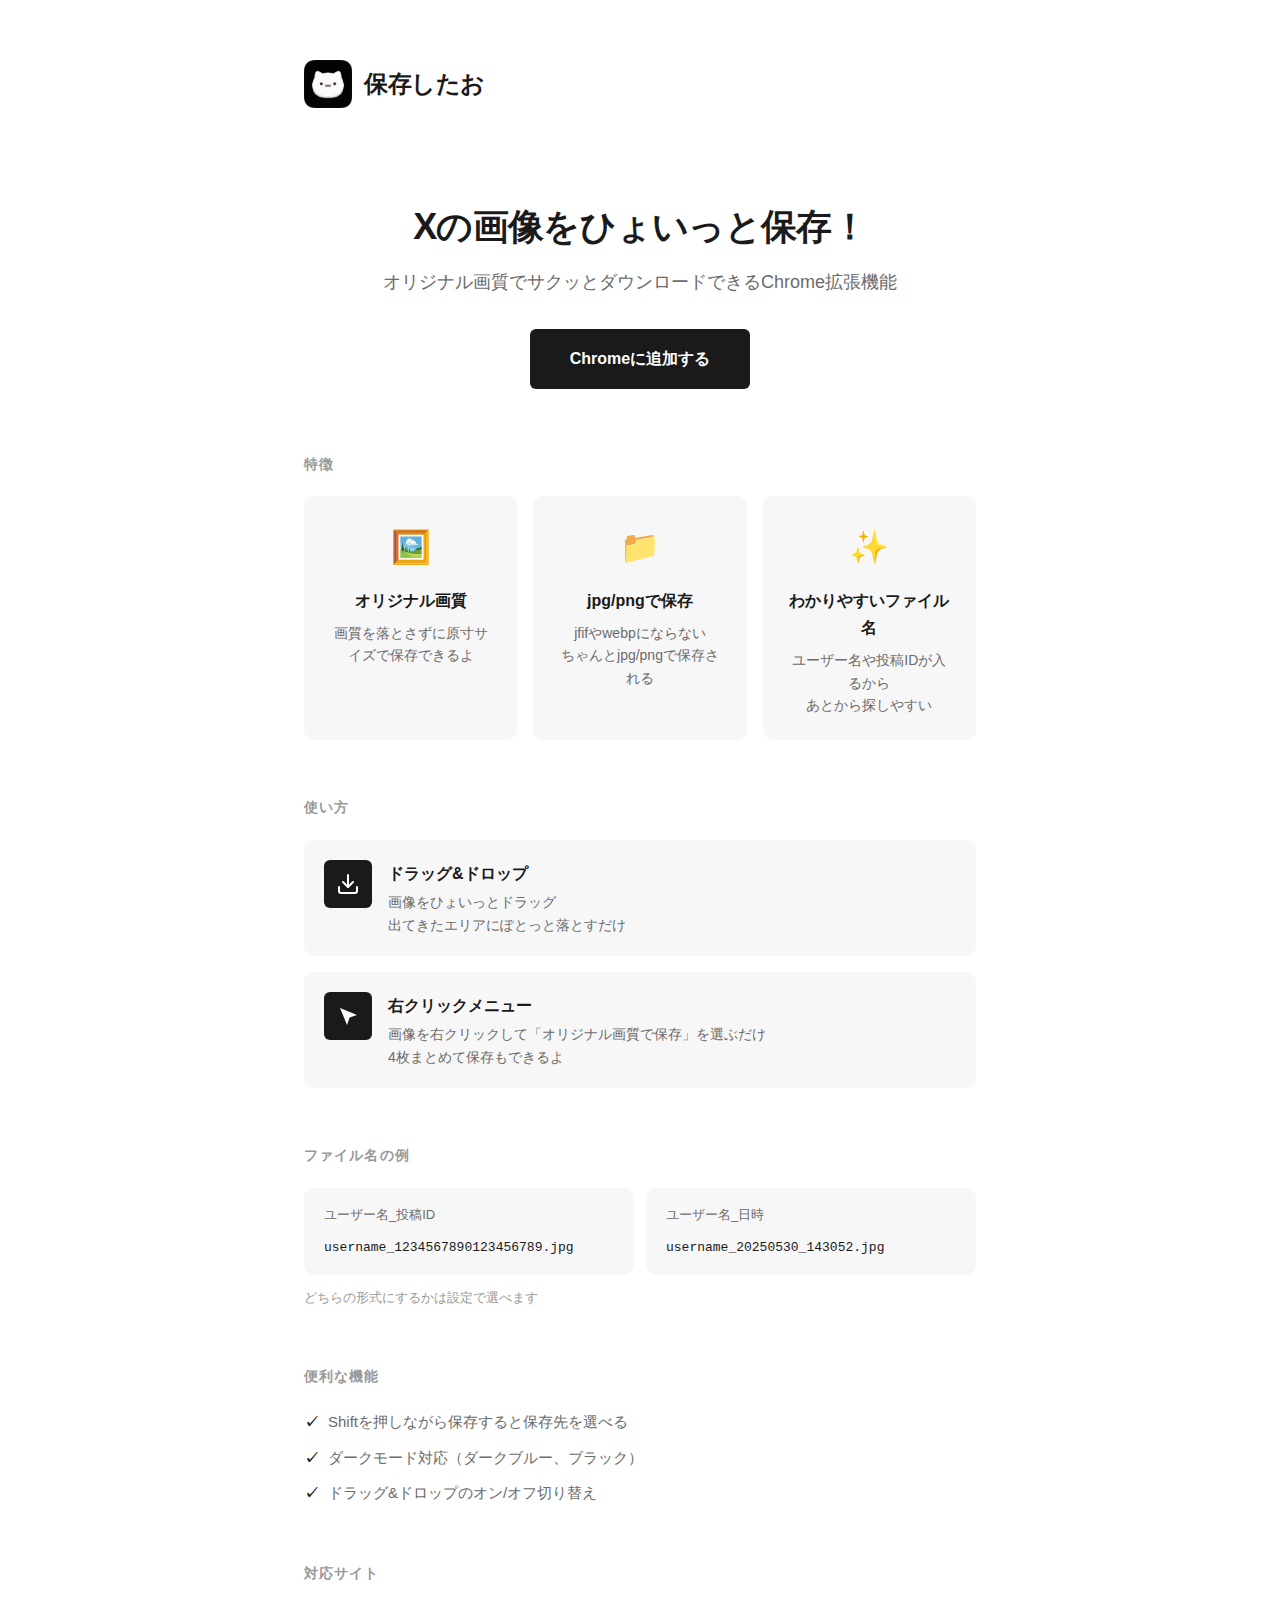
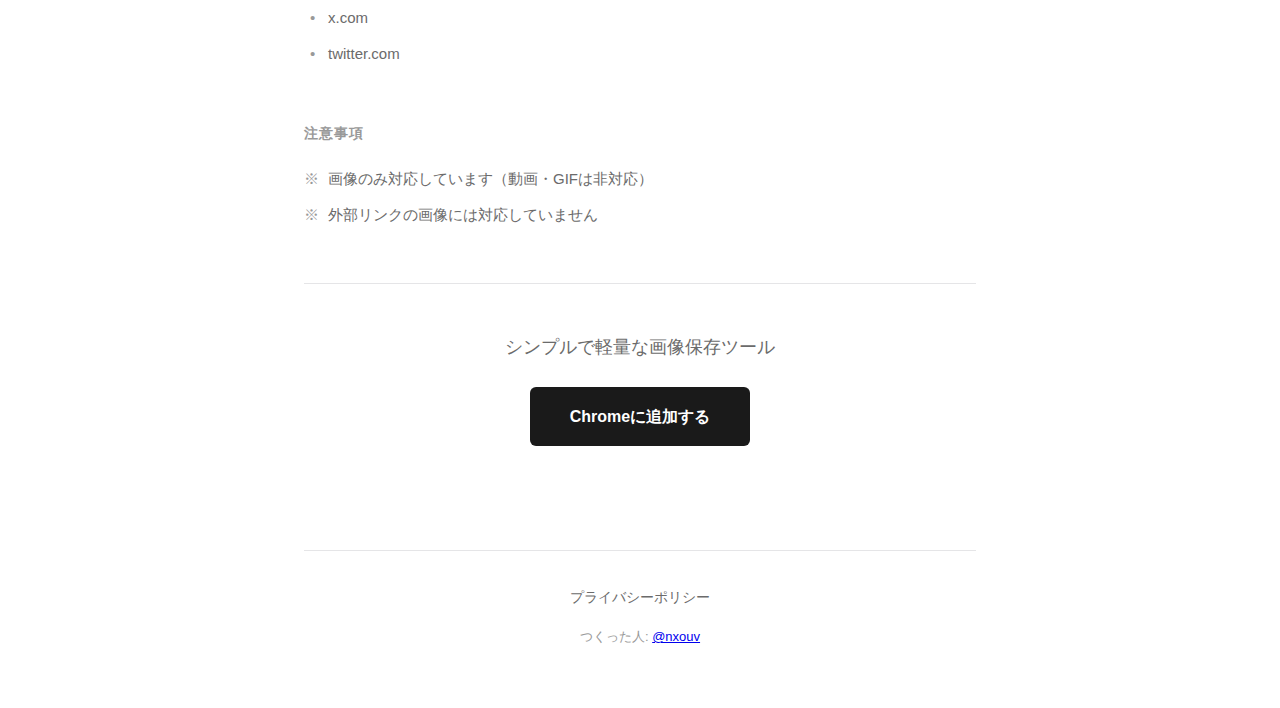
<file: index.html>
<!DOCTYPE html>
<html lang="ja">
<head>
  <meta charset="UTF-8">
  <meta name="viewport" content="width=device-width, initial-scale=1.0">
  <title>保存したお - Xの画像を高画質でサクッと保存</title>
  <meta name="description" content="X（Twitter）の画像をオリジナル画質でダウンロードできるChrome拡張機能。jpg/pngで保存、ドラッグ&ドロップ対応。">
  <meta name="keywords" content="X, Twitter, 画像, 保存, ダウンロード, オリジナル画質, jpg, png, Chrome拡張機能">
  <meta property="og:title" content="保存したお - Xの画像を高画質でサクッと保存">
  <meta property="og:description" content="X（Twitter）の画像をオリジナル画質でダウンロードできるChrome拡張機能">
  <meta property="og:type" content="website">
  <meta property="og:url" content="https://nxouv.github.io/hozonshitao/">
  <link rel="canonical" href="https://nxouv.github.io/hozonshitao/">
  <link rel="stylesheet" href="style.css">
</head>
<body>
  <div class="container">
    <header class="header">
      <img src="icon.png" alt="保存したお" class="header-icon">
      <h1 class="header-title">保存したお</h1>
    </header>

    <section class="hero">
      <p class="tagline">Xの画像をひょいっと保存！</p>
      <p class="subtitle">オリジナル画質でサクッとダウンロードできるChrome拡張機能</p>
      <a href="#" class="button" id="install-button">Chromeに追加する</a>
    </section>

    <section class="section">
      <h2 class="section-title">特徴</h2>
      <div class="features">
        <div class="feature-card">
          <div class="feature-icon">🖼️</div>
          <h3 class="feature-title">オリジナル画質</h3>
          <p class="feature-description">画質を落とさずに原寸サイズで保存できるよ</p>
        </div>
        <div class="feature-card">
          <div class="feature-icon">📁</div>
          <h3 class="feature-title">jpg/pngで保存</h3>
          <p class="feature-description">jfifやwebpにならない<br>ちゃんとjpg/pngで保存される</p>
        </div>
        <div class="feature-card">
          <div class="feature-icon">✨</div>
          <h3 class="feature-title">わかりやすいファイル名</h3>
          <p class="feature-description">ユーザー名や投稿IDが入るから<br>あとから探しやすい</p>
        </div>
      </div>
    </section>

    <section class="section">
      <h2 class="section-title">使い方</h2>
      <div class="usage-list">
        <div class="usage-item">
          <div class="usage-icon">
            <svg width="24" height="24" viewBox="0 0 24 24" fill="none" stroke="currentColor" stroke-width="2" stroke-linecap="round" stroke-linejoin="round">
              <path d="M21 15v4a2 2 0 0 1-2 2H5a2 2 0 0 1-2-2v-4"/>
              <polyline points="7 10 12 15 17 10"/>
              <line x1="12" y1="15" x2="12" y2="3"/>
            </svg>
          </div>
          <div class="usage-content">
            <h3 class="usage-title">ドラッグ&ドロップ</h3>
            <p class="usage-description">画像をひょいっとドラッグ<br>出てきたエリアにぽとっと落とすだけ</p>
          </div>
        </div>
        <div class="usage-item">
          <div class="usage-icon">
            <svg width="24" height="24" viewBox="0 0 24 24" fill="currentColor">
              <path d="M4 4l7.07 17 2.51-7.39L21 11.07 4 4z"/>
            </svg>
          </div>
          <div class="usage-content">
            <h3 class="usage-title">右クリックメニュー</h3>
            <p class="usage-description">画像を右クリックして「オリジナル画質で保存」を選ぶだけ<br>4枚まとめて保存もできるよ</p>
          </div>
        </div>
      </div>
    </section>

    <section class="section">
      <h2 class="section-title">ファイル名の例</h2>
      <div class="filename-examples">
        <div class="filename-card">
          <p class="filename-label">ユーザー名_投稿ID</p>
          <code class="filename-code">username_1234567890123456789.jpg</code>
        </div>
        <div class="filename-card">
          <p class="filename-label">ユーザー名_日時</p>
          <code class="filename-code">username_20250530_143052.jpg</code>
        </div>
      </div>
      <p class="filename-note">どちらの形式にするかは設定で選べます</p>
    </section>

    <section class="section">
      <h2 class="section-title">便利な機能</h2>
      <ul class="feature-list">
        <li>Shiftを押しながら保存すると保存先を選べる</li>
        <li>ダークモード対応（ダークブルー、ブラック）</li>
        <li>ドラッグ&ドロップのオン/オフ切り替え</li>
      </ul>
    </section>

    <section class="section">
      <h2 class="section-title">対応サイト</h2>
      <ul class="site-list">
        <li>x.com</li>
        <li>twitter.com</li>
      </ul>
    </section>

    <section class="section">
      <h2 class="section-title">注意事項</h2>
      <ul class="note-list">
        <li>画像のみ対応しています（動画・GIFは非対応）</li>
        <li>外部リンクの画像には対応していません</li>
      </ul>
    </section>

    <section class="section cta-section">
      <p class="cta-text">シンプルで軽量な画像保存ツール</p>
      <a href="#" class="button" id="install-button-bottom">Chromeに追加する</a>
    </section>

    <footer class="footer">
      <nav class="footer-nav">
        <a href="privacy/">プライバシーポリシー</a>
      </nav>
      <p class="footer-copyright">つくった人: <a href="https://x.com/nxouv" target="_blank" rel="noopener">@nxouv</a></p>
    </footer>
  </div>
</body>
</html>
</file>
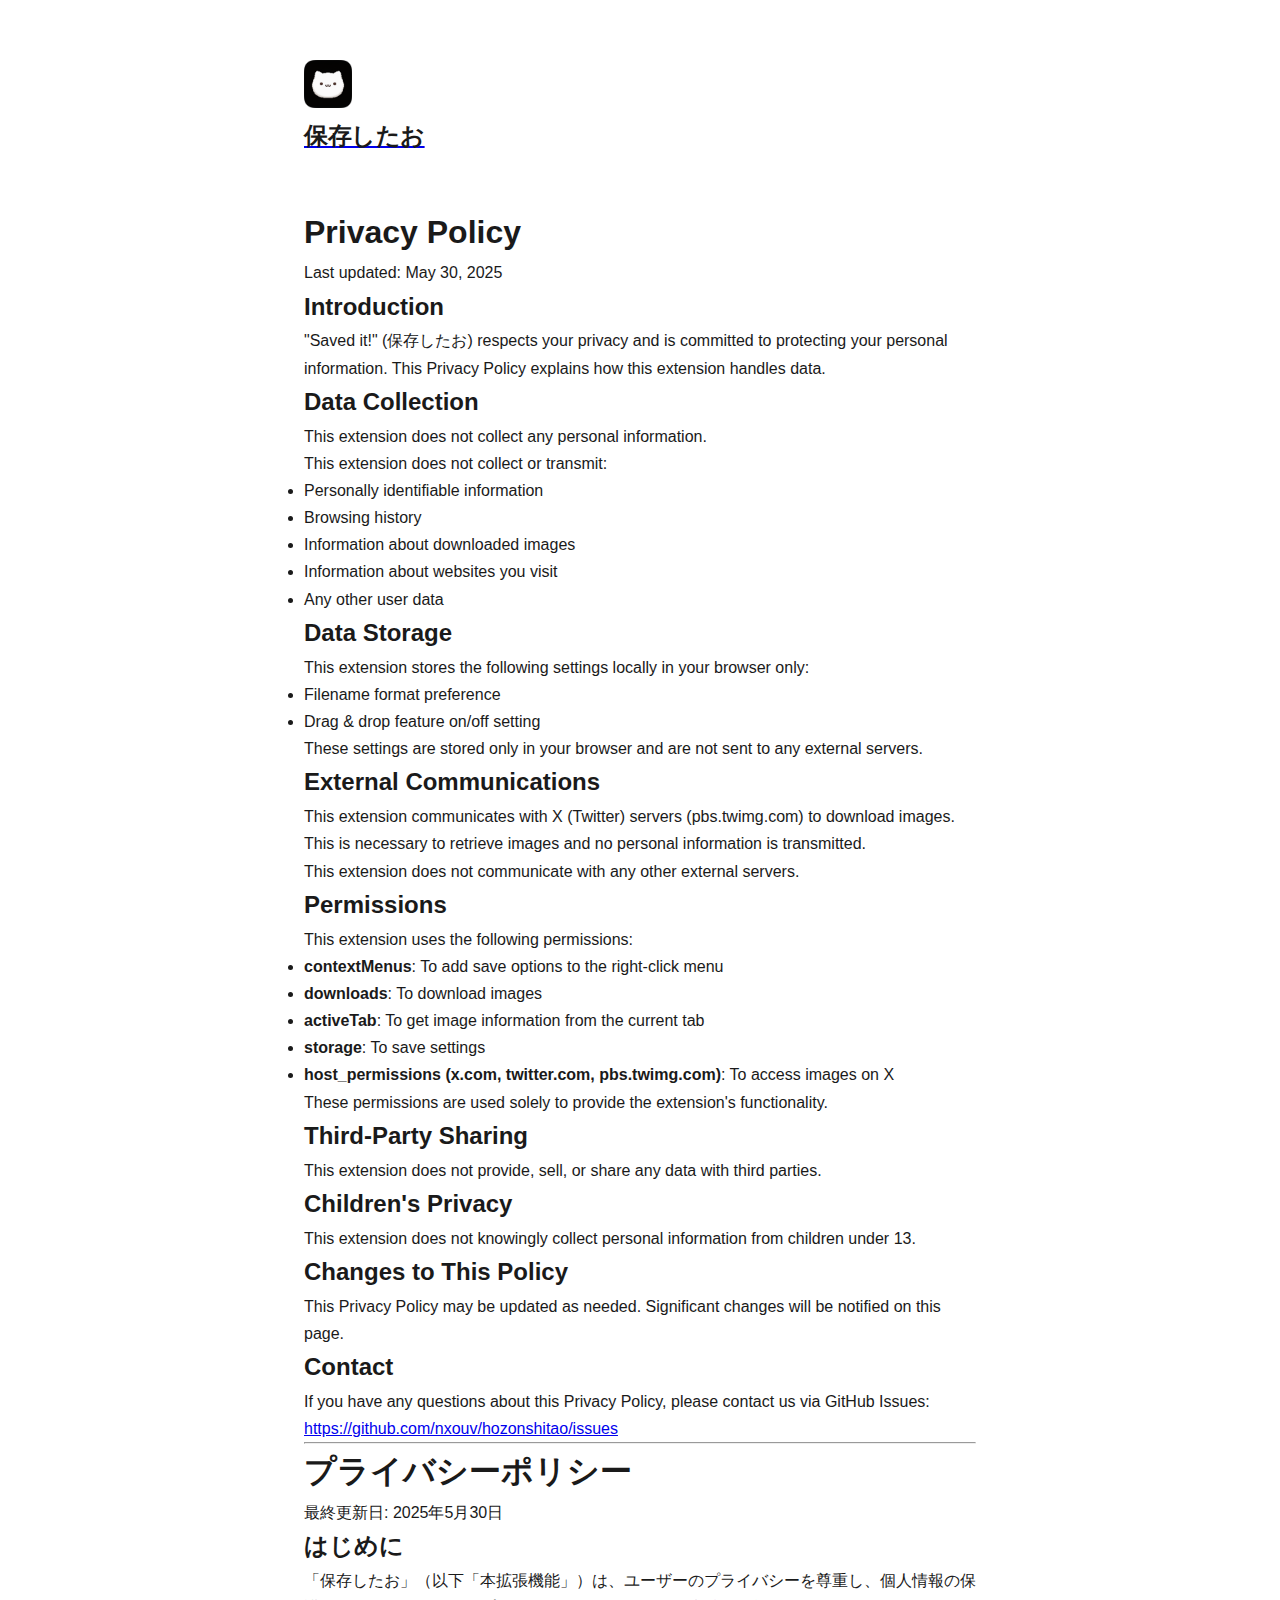
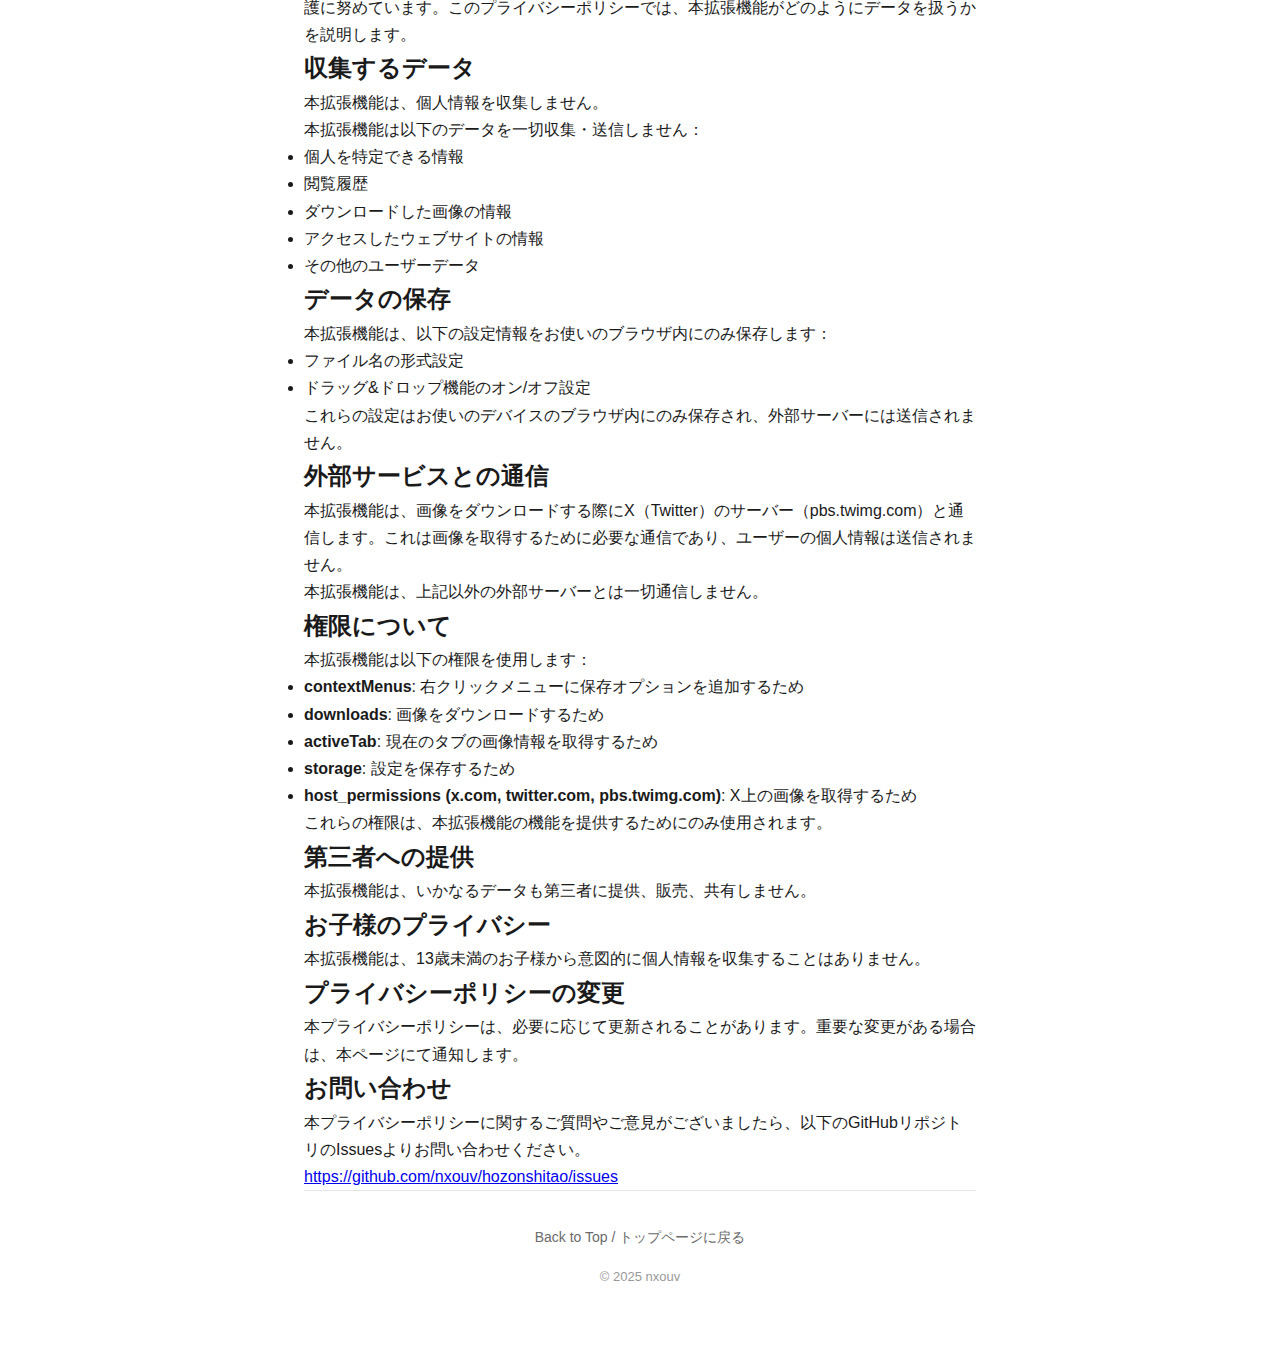
<file: privacy/index.html>
<!DOCTYPE html>
<html lang="en">
<head>
  <meta charset="UTF-8">
  <meta name="viewport" content="width=device-width, initial-scale=1.0">
  <title>Privacy Policy - 保存したお (Saved it!)</title>
  <meta name="description" content="Privacy Policy for Chrome extension 'Saved it!' (保存したお)">
  <meta name="robots" content="noindex">
  <link rel="canonical" href="https://nxouv.github.io/hozonshitao/privacy/">
  <link rel="stylesheet" href="../style.css">
</head>
<body>
  <div class="container privacy-container">
    <header class="header">
      <a href="../" class="header-link">
        <img src="../icon.png" alt="Saved it!" class="header-icon">
        <h1 class="header-title">保存したお</h1>
      </a>
    </header>

    <main class="privacy-content">

      <!-- English Version -->
      <article class="privacy-article" lang="en">
        <h1 class="page-title">Privacy Policy</h1>
        <p class="last-updated">Last updated: May 30, 2025</p>

        <section class="privacy-section">
          <h2>Introduction</h2>
          <p>"Saved it!" (保存したお) respects your privacy and is committed to protecting your personal information. This Privacy Policy explains how this extension handles data.</p>
        </section>

        <section class="privacy-section">
          <h2>Data Collection</h2>
          <p>This extension does not collect any personal information.</p>
          <p>This extension does not collect or transmit:</p>
          <ul>
            <li>Personally identifiable information</li>
            <li>Browsing history</li>
            <li>Information about downloaded images</li>
            <li>Information about websites you visit</li>
            <li>Any other user data</li>
          </ul>
        </section>

        <section class="privacy-section">
          <h2>Data Storage</h2>
          <p>This extension stores the following settings locally in your browser only:</p>
          <ul>
            <li>Filename format preference</li>
            <li>Drag & drop feature on/off setting</li>
          </ul>
          <p>These settings are stored only in your browser and are not sent to any external servers.</p>
        </section>

        <section class="privacy-section">
          <h2>External Communications</h2>
          <p>This extension communicates with X (Twitter) servers (pbs.twimg.com) to download images. This is necessary to retrieve images and no personal information is transmitted.</p>
          <p>This extension does not communicate with any other external servers.</p>
        </section>

        <section class="privacy-section">
          <h2>Permissions</h2>
          <p>This extension uses the following permissions:</p>
          <ul>
            <li><strong>contextMenus</strong>: To add save options to the right-click menu</li>
            <li><strong>downloads</strong>: To download images</li>
            <li><strong>activeTab</strong>: To get image information from the current tab</li>
            <li><strong>storage</strong>: To save settings</li>
            <li><strong>host_permissions (x.com, twitter.com, pbs.twimg.com)</strong>: To access images on X</li>
          </ul>
          <p>These permissions are used solely to provide the extension's functionality.</p>
        </section>

        <section class="privacy-section">
          <h2>Third-Party Sharing</h2>
          <p>This extension does not provide, sell, or share any data with third parties.</p>
        </section>

        <section class="privacy-section">
          <h2>Children's Privacy</h2>
          <p>This extension does not knowingly collect personal information from children under 13.</p>
        </section>

        <section class="privacy-section">
          <h2>Changes to This Policy</h2>
          <p>This Privacy Policy may be updated as needed. Significant changes will be notified on this page.</p>
        </section>

        <section class="privacy-section">
          <h2>Contact</h2>
          <p>If you have any questions about this Privacy Policy, please contact us via GitHub Issues:</p>
          <p><a href="https://github.com/nxouv/hozonshitao/issues" target="_blank" rel="noopener">https://github.com/nxouv/hozonshitao/issues</a></p>
        </section>
      </article>

      <hr class="divider">

      <!-- Japanese Version -->
      <article class="privacy-article" lang="ja">
        <h1 class="page-title">プライバシーポリシー</h1>
        <p class="last-updated">最終更新日: 2025年5月30日</p>

        <section class="privacy-section">
          <h2>はじめに</h2>
          <p>「保存したお」（以下「本拡張機能」）は、ユーザーのプライバシーを尊重し、個人情報の保護に努めています。このプライバシーポリシーでは、本拡張機能がどのようにデータを扱うかを説明します。</p>
        </section>

        <section class="privacy-section">
          <h2>収集するデータ</h2>
          <p>本拡張機能は、個人情報を収集しません。</p>
          <p>本拡張機能は以下のデータを一切収集・送信しません：</p>
          <ul>
            <li>個人を特定できる情報</li>
            <li>閲覧履歴</li>
            <li>ダウンロードした画像の情報</li>
            <li>アクセスしたウェブサイトの情報</li>
            <li>その他のユーザーデータ</li>
          </ul>
        </section>

        <section class="privacy-section">
          <h2>データの保存</h2>
          <p>本拡張機能は、以下の設定情報をお使いのブラウザ内にのみ保存します：</p>
          <ul>
            <li>ファイル名の形式設定</li>
            <li>ドラッグ&ドロップ機能のオン/オフ設定</li>
          </ul>
          <p>これらの設定はお使いのデバイスのブラウザ内にのみ保存され、外部サーバーには送信されません。</p>
        </section>

        <section class="privacy-section">
          <h2>外部サービスとの通信</h2>
          <p>本拡張機能は、画像をダウンロードする際にX（Twitter）のサーバー（pbs.twimg.com）と通信します。これは画像を取得するために必要な通信であり、ユーザーの個人情報は送信されません。</p>
          <p>本拡張機能は、上記以外の外部サーバーとは一切通信しません。</p>
        </section>

        <section class="privacy-section">
          <h2>権限について</h2>
          <p>本拡張機能は以下の権限を使用します：</p>
          <ul>
            <li><strong>contextMenus</strong>: 右クリックメニューに保存オプションを追加するため</li>
            <li><strong>downloads</strong>: 画像をダウンロードするため</li>
            <li><strong>activeTab</strong>: 現在のタブの画像情報を取得するため</li>
            <li><strong>storage</strong>: 設定を保存するため</li>
            <li><strong>host_permissions (x.com, twitter.com, pbs.twimg.com)</strong>: X上の画像を取得するため</li>
          </ul>
          <p>これらの権限は、本拡張機能の機能を提供するためにのみ使用されます。</p>
        </section>

        <section class="privacy-section">
          <h2>第三者への提供</h2>
          <p>本拡張機能は、いかなるデータも第三者に提供、販売、共有しません。</p>
        </section>

        <section class="privacy-section">
          <h2>お子様のプライバシー</h2>
          <p>本拡張機能は、13歳未満のお子様から意図的に個人情報を収集することはありません。</p>
        </section>

        <section class="privacy-section">
          <h2>プライバシーポリシーの変更</h2>
          <p>本プライバシーポリシーは、必要に応じて更新されることがあります。重要な変更がある場合は、本ページにて通知します。</p>
        </section>

        <section class="privacy-section">
          <h2>お問い合わせ</h2>
          <p>本プライバシーポリシーに関するご質問やご意見がございましたら、以下のGitHubリポジトリのIssuesよりお問い合わせください。</p>
          <p><a href="https://github.com/nxouv/hozonshitao/issues" target="_blank" rel="noopener">https://github.com/nxouv/hozonshitao/issues</a></p>
        </section>
      </article>

    </main>

    <footer class="footer">
      <nav class="footer-nav">
        <a href="../">Back to Top / トップページに戻る</a>
      </nav>
      <p class="footer-copyright">© 2025 nxouv</p>
    </footer>
  </div>
</body>
</html>
</file>
<file: style.css>
* {
  margin: 0;
  padding: 0;
  box-sizing: border-box;
}

:root {
  --color-bg: #ffffff;
  --color-surface: #f7f7f8;
  --color-border: #e5e5e7;
  --color-text-primary: #1a1a1a;
  --color-text-secondary: #6b6b6b;
  --color-text-tertiary: #999999;
  --color-accent: #1a1a1a;
  --radius-sm: 6px;
  --radius-md: 10px;
  --radius-lg: 16px;
}

body {
  font-family: -apple-system, BlinkMacSystemFont, "Segoe UI", "Hiragino Sans", "Noto Sans JP", sans-serif;
  font-size: 16px;
  color: var(--color-text-primary);
  background: var(--color-bg);
  line-height: 1.7;
}

.container {
  max-width: 720px;
  margin: 0 auto;
  padding: 60px 24px;
}

/* ヘッダー */
.header {
  display: flex;
  align-items: center;
  gap: 12px;
  margin-bottom: 48px;
}

.header-icon {
  width: 48px;
  height: 48px;
  border-radius: var(--radius-sm);
}

.header-title {
  font-size: 24px;
  font-weight: 700;
  color: var(--color-text-primary);
  letter-spacing: -0.02em;
}

/* ヒーロー */
.hero {
  text-align: center;
  padding: 48px 0 64px;
}

.tagline {
  font-size: 36px;
  font-weight: 700;
  color: var(--color-text-primary);
  letter-spacing: -0.02em;
  line-height: 1.3;
  margin-bottom: 16px;
}

.subtitle {
  font-size: 18px;
  color: var(--color-text-secondary);
  margin-bottom: 32px;
}

.button {
  display: inline-flex;
  align-items: center;
  justify-content: center;
  padding: 16px 40px;
  font-size: 16px;
  font-weight: 600;
  font-family: inherit;
  color: #ffffff;
  background: var(--color-accent);
  border: none;
  border-radius: var(--radius-sm);
  text-decoration: none;
  cursor: pointer;
  transition: opacity 150ms ease, transform 150ms ease;
}

.button:hover {
  opacity: 0.85;
}

.button:active {
  transform: scale(0.98);
}

/* セクション */
.section {
  margin-bottom: 56px;
}

.section-title {
  font-size: 14px;
  font-weight: 600;
  color: var(--color-text-tertiary);
  text-transform: uppercase;
  letter-spacing: 0.08em;
  margin-bottom: 20px;
}

/* 特徴カード */
.features {
  display: grid;
  grid-template-columns: repeat(auto-fit, minmax(200px, 1fr));
  gap: 16px;
}

.feature-card {
  padding: 24px;
  background: var(--color-surface);
  border-radius: var(--radius-md);
  text-align: center;
}

.feature-icon {
  font-size: 32px;
  margin-bottom: 12px;
}

.feature-title {
  font-size: 16px;
  font-weight: 600;
  color: var(--color-text-primary);
  margin-bottom: 8px;
}

.feature-description {
  font-size: 14px;
  color: var(--color-text-secondary);
  line-height: 1.6;
}

/* 使い方 */
.usage-list {
  display: flex;
  flex-direction: column;
  gap: 16px;
}

.usage-item {
  display: flex;
  gap: 16px;
  padding: 20px;
  background: var(--color-surface);
  border-radius: var(--radius-md);
}

.usage-icon {
  display: flex;
  align-items: center;
  justify-content: center;
  width: 48px;
  height: 48px;
  background: var(--color-accent);
  border-radius: var(--radius-sm);
  color: #ffffff;
  flex-shrink: 0;
}

.usage-content {
  display: flex;
  flex-direction: column;
  gap: 4px;
  justify-content: center;
}

.usage-title {
  font-size: 16px;
  font-weight: 600;
  color: var(--color-text-primary);
}

.usage-description {
  font-size: 14px;
  color: var(--color-text-secondary);
  line-height: 1.6;
}

/* ファイル名の例 */
.filename-examples {
  display: grid;
  grid-template-columns: repeat(auto-fit, minmax(280px, 1fr));
  gap: 12px;
  margin-bottom: 12px;
}

.filename-card {
  padding: 16px 20px;
  background: var(--color-surface);
  border-radius: var(--radius-md);
}

.filename-label {
  font-size: 13px;
  color: var(--color-text-secondary);
  margin-bottom: 6px;
}

.filename-code {
  font-size: 13px;
  font-family: "SF Mono", Monaco, "Cascadia Code", monospace;
  color: var(--color-text-primary);
  background: none;
}

.filename-note {
  font-size: 13px;
  color: var(--color-text-tertiary);
}

/* リスト */
.feature-list,
.site-list,
.note-list {
  list-style: none;
  display: flex;
  flex-direction: column;
  gap: 10px;
}

.feature-list li,
.site-list li,
.note-list li {
  font-size: 15px;
  color: var(--color-text-secondary);
  padding-left: 24px;
  position: relative;
}

.feature-list li::before {
  content: "✓";
  position: absolute;
  left: 0;
  color: var(--color-accent);
  font-weight: 600;
}

.site-list li::before {
  content: "•";
  position: absolute;
  left: 6px;
  color: var(--color-text-tertiary);
}

.note-list li::before {
  content: "※";
  position: absolute;
  left: 0;
  color: var(--color-text-tertiary);
}

/* CTA */
.cta-section {
  text-align: center;
  padding: 48px 0;
  border-top: 1px solid var(--color-border);
}

.cta-text {
  font-size: 18px;
  color: var(--color-text-secondary);
  margin-bottom: 24px;
}

/* フッター */
.footer {
  padding-top: 32px;
  border-top: 1px solid var(--color-border);
  text-align: center;
}

.footer-nav {
  margin-bottom: 16px;
}

.footer-nav a {
  font-size: 14px;
  color: var(--color-text-secondary);
  text-decoration: none;
}

.footer-nav a:hover {
  text-decoration: underline;
}

.footer-copyright {
  font-size: 13px;
  color: var(--color-text-tertiary);
}

/* レスポンシブ */
@media (max-width: 600px) {
  .container {
    padding: 40px 20px;
  }

  .tagline {
    font-size: 28px;
  }

  .subtitle {
    font-size: 16px;
  }

  .hero {
    padding: 32px 0 48px;
  }

  .section {
    margin-bottom: 40px;
  }

  .features {
    grid-template-columns: 1fr;
  }

  .usage-item {
    flex-direction: column;
    align-items: flex-start;
  }
}
</file>
